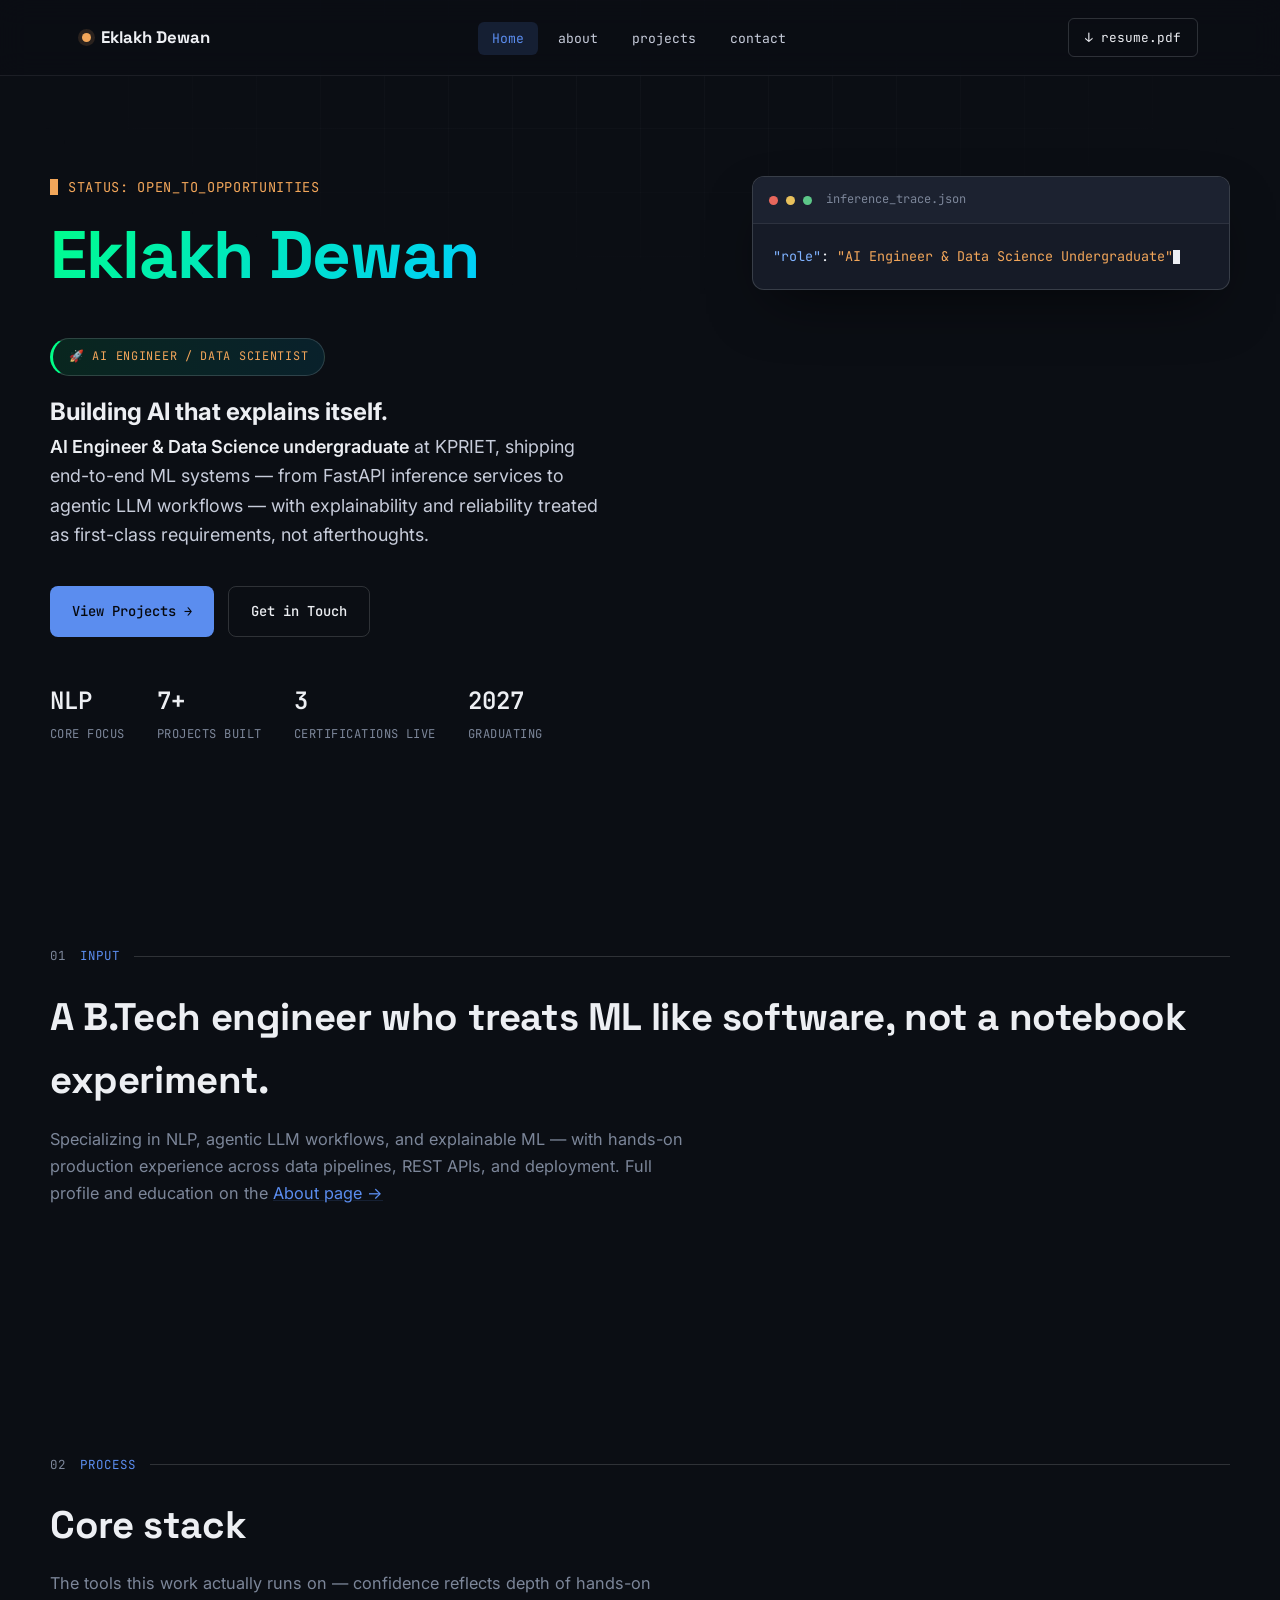
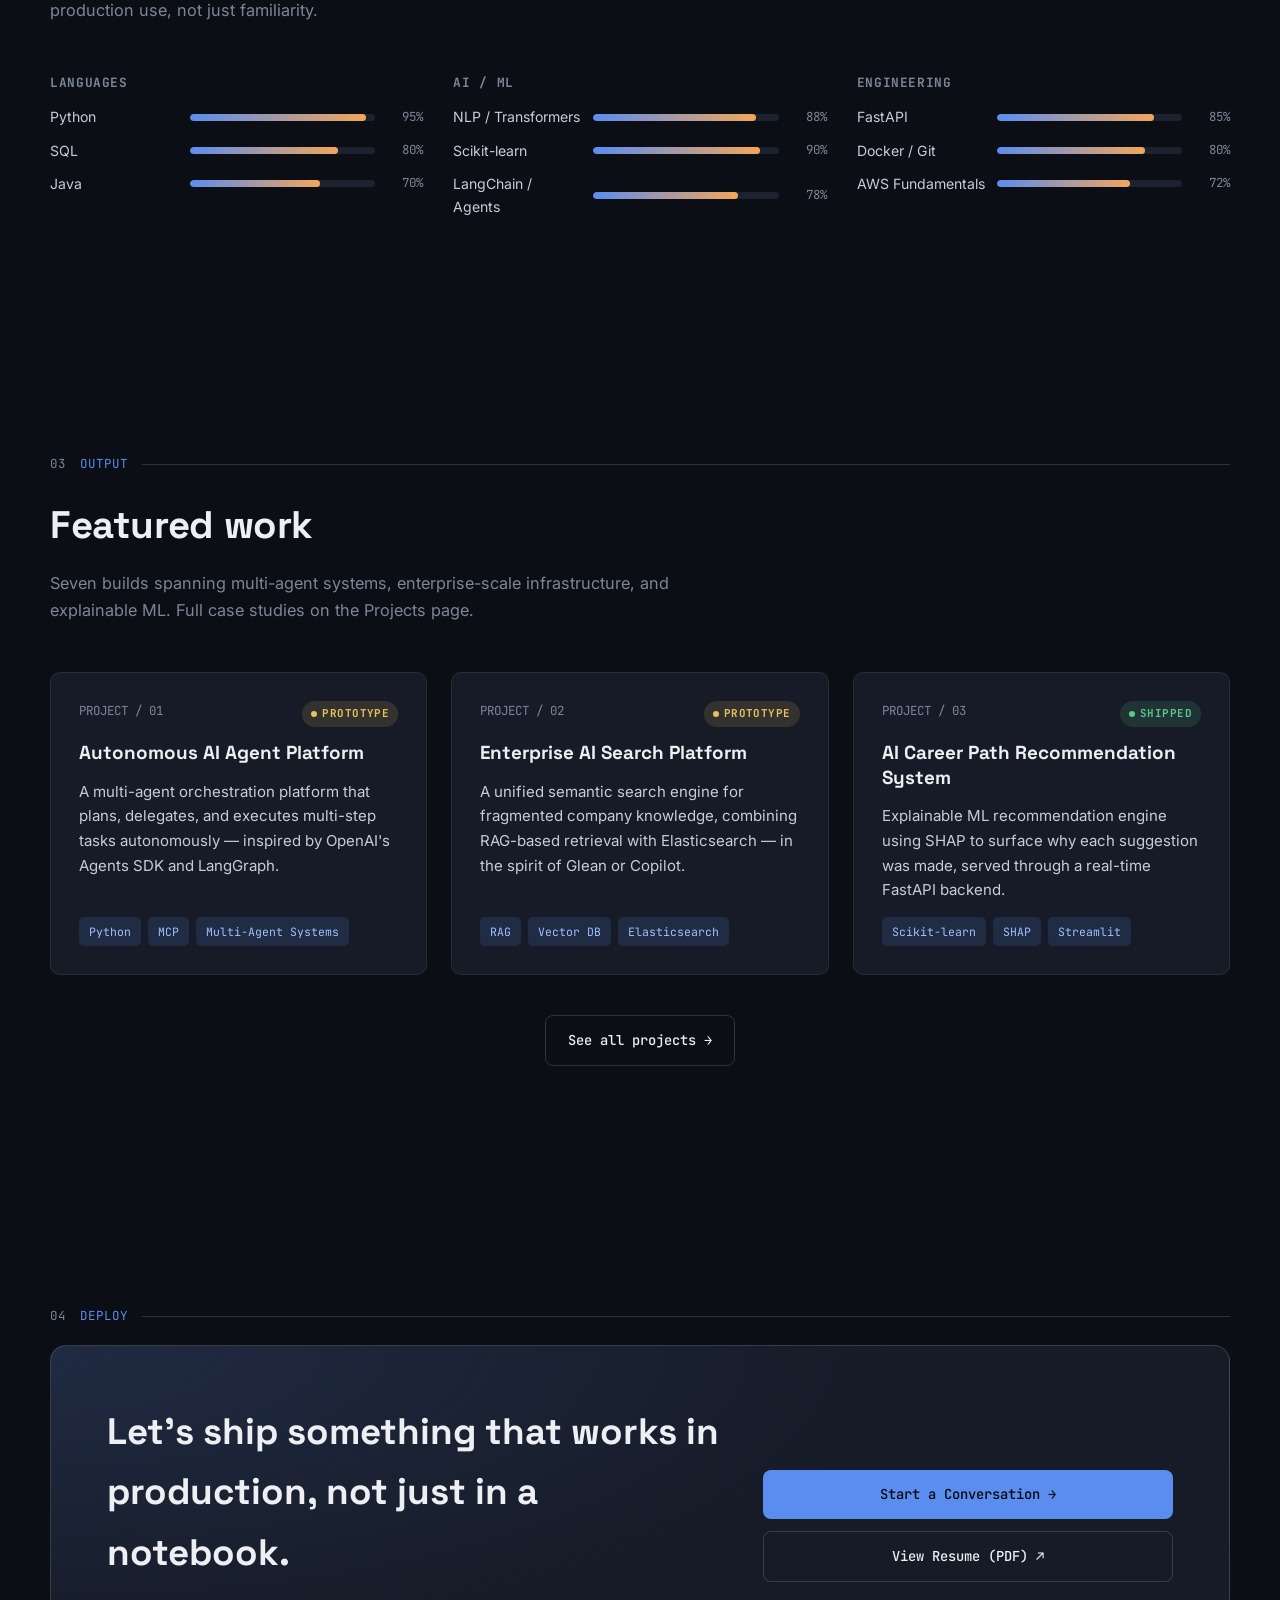
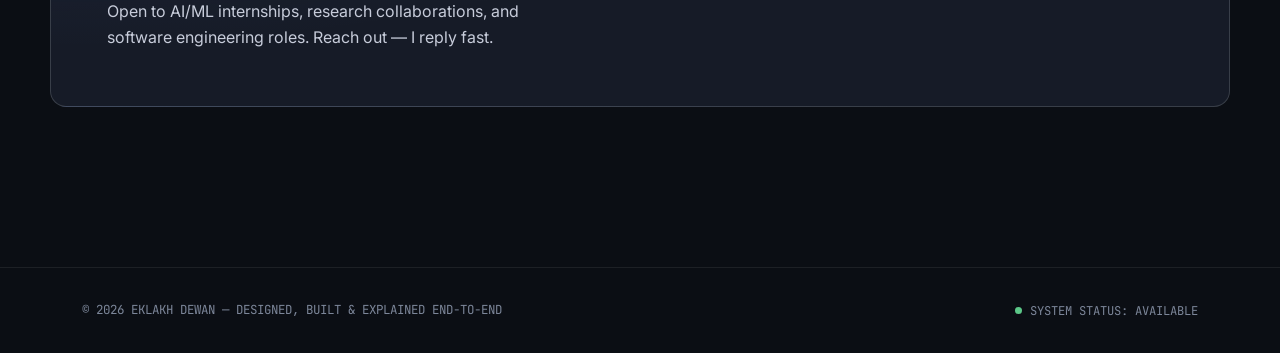
<file: index.html>
<!DOCTYPE html>
<html lang="en">
<head>
<meta charset="UTF-8"/>
<meta name="viewport" content="width=device-width, initial-scale=1.0"/>
<meta name="description" content="Eklakh Dewan — AI Engineer building agentic systems, NLP pipelines, and explainable ML. B.Tech AI & Data Science, KPRIET."/>
<title>Eklakh Dewan — AI Engineer</title>
<link rel="stylesheet" href="style.css"/>
<link rel="preconnect" href="https://fonts.googleapis.com">
<link rel="preconnect" href="https://fonts.gstatic.com" crossorigin>
<link href="https://fonts.googleapis.com/css2?family=Space+Grotesk:wght@500;600;700&family=JetBrains+Mono:wght@400;500;600;700&display=swap" rel="stylesheet">
</head>
<body>

<nav class="nav">
  <div class="nav-inner">
    <a href="index.html" class="brand"><span class="brand-dot"></span>Eklakh Dewan</a>
    <ul class="nav-links" id="navLinks">
      <li><a href="index.html" class="active">Home</a></li>
      <li><a href="about.html">about</a></li>
      <li><a href="projects.html">projects</a></li>
      <li><a href="contact.html">contact</a></li>
    </ul>
    <button class="nav-toggle" id="navToggle" aria-label="Toggle navigation"><span></span><span></span><span></span></button>
    <a href="https://drive.google.com/file/d/1AnkPW0jqdqRUwSJReCvHOcT-m_KYwCdm/view?usp=sharing" class="nav-cta" target="_blank" rel="noopener">↓ resume.pdf</a>
  </div>
</nav>

<main>

  <!-- ============ HERO ============ -->
  <section class="hero wrap">
    <div class="hero-grid">
      <div class="reveal">
        <div class="kicker"><span class="blink"></span>STATUS: OPEN_TO_OPPORTUNITIES</div>
        <div class="hero-name">
          <h1 class="hn-name"><span class="accent" style="background: linear-gradient(135deg, #00ff88, #00ccff); -webkit-background-clip: text; -webkit-text-fill-color: transparent; background-clip: text; text-shadow: none; font-weight: 700;">Eklakh Dewan</span></h1>
          <span class="hn-tag" style="background: linear-gradient(90deg, rgba(0, 255, 136, 0.1), rgba(0, 204, 255, 0.1)); padding: 8px 16px; border-radius: 24px; border-left: 3px solid #00ff88; display: inline-block; margin-top: 12px;">🚀 AI Engineer / Data Scientist</span>
        </div>
        <h2 class="hero-headline">Building AI that <span class="accent">explains itself.</span></h2>
        <p class="hero-lead">
          <strong>AI Engineer & Data Science undergraduate</strong> at KPRIET, shipping end-to-end ML systems —
          from FastAPI inference services to agentic LLM workflows — with explainability and reliability
          treated as first-class requirements, not afterthoughts.
        </p>
        <div class="hero-actions">
          <a href="projects.html" class="btn btn-solid">View Projects →</a>
          <a href="contact.html" class="btn btn-outline">Get in Touch</a>
        </div>
        <div class="hero-stats">
          <div class="hstat"><span class="v">NLP</span><span class="l">Core Focus</span></div>
          <div class="hstat"><span class="v">7+</span><span class="l">Projects Built</span></div>
          <div class="hstat"><span class="v">3</span><span class="l">Certifications Live</span></div>
          <div class="hstat"><span class="v">2027</span><span class="l">Graduating</span></div>
        </div>
      </div>

      <div class="reveal">
        <div class="trace-card">
          <div class="trace-head">
            <span class="trace-dot r"></span><span class="trace-dot y"></span><span class="trace-dot g"></span>
            <span class="trace-name">inference_trace.json</span>
          </div>
          <div class="trace-body" id="traceBody"><!-- typed by JS --></div>
        </div>
      </div>
    </div>
  </section>

  <!-- ============ 01 INPUT — quick summary ============ -->
  <section class="stage wrap" id="input">
    <div class="stage-label"><span class="num">01</span> INPUT</div>
    <h2 class="stage-title">A B.Tech engineer who treats ML like software, not a notebook experiment.</h2>
    <p class="stage-sub">
      Specializing in NLP, agentic LLM workflows, and explainable ML — with hands-on production experience
      across data pipelines, REST APIs, and deployment. Full profile and education on the
      <a href="about.html" style="color:var(--signal); text-decoration:underline; text-decoration-color:var(--signal-dim)">About page →</a>
    </p>
  </section>

  <!-- ============ 02 PROCESS — featured stack ============ -->
  <section class="stage stage--tight wrap" id="process">
    <div class="stage-label"><span class="num">02</span> PROCESS</div>
    <h2 class="stage-title">Core stack</h2>
    <p class="stage-sub">The tools this work actually runs on — confidence reflects depth of hands-on production use, not just familiarity.</p>

    <div class="about-grid" style="grid-template-columns:1fr 1fr 1fr; gap:30px">
      <div class="skill-block">
        <h4>Languages</h4>
        <div class="bar-row"><span class="bar-label">Python</span><div class="bar-track"><div class="bar-fill" data-pct="95"></div></div><span class="bar-pct">95%</span></div>
        <div class="bar-row"><span class="bar-label">SQL</span><div class="bar-track"><div class="bar-fill" data-pct="80"></div></div><span class="bar-pct">80%</span></div>
        <div class="bar-row"><span class="bar-label">Java</span><div class="bar-track"><div class="bar-fill" data-pct="70"></div></div><span class="bar-pct">70%</span></div>
      </div>
      <div class="skill-block">
        <h4>AI / ML</h4>
        <div class="bar-row"><span class="bar-label">NLP / Transformers</span><div class="bar-track"><div class="bar-fill" data-pct="88"></div></div><span class="bar-pct">88%</span></div>
        <div class="bar-row"><span class="bar-label">Scikit-learn</span><div class="bar-track"><div class="bar-fill" data-pct="90"></div></div><span class="bar-pct">90%</span></div>
        <div class="bar-row"><span class="bar-label">LangChain / Agents</span><div class="bar-track"><div class="bar-fill" data-pct="78"></div></div><span class="bar-pct">78%</span></div>
      </div>
      <div class="skill-block">
        <h4>Engineering</h4>
        <div class="bar-row"><span class="bar-label">FastAPI</span><div class="bar-track"><div class="bar-fill" data-pct="85"></div></div><span class="bar-pct">85%</span></div>
        <div class="bar-row"><span class="bar-label">Docker / Git</span><div class="bar-track"><div class="bar-fill" data-pct="80"></div></div><span class="bar-pct">80%</span></div>
        <div class="bar-row"><span class="bar-label">AWS Fundamentals</span><div class="bar-track"><div class="bar-fill" data-pct="72"></div></div><span class="bar-pct">72%</span></div>
      </div>
    </div>
  </section>

  <!-- ============ 03 OUTPUT — featured projects preview ============ -->
  <section class="stage wrap" id="output">
    <div class="stage-label"><span class="num">03</span> OUTPUT</div>
    <h2 class="stage-title">Featured work</h2>
    <p class="stage-sub">Seven builds spanning multi-agent systems, enterprise-scale infrastructure, and explainable ML. Full case studies on the Projects page.</p>

    <div class="proj-grid">
      <article class="proj-card">
        <div class="proj-top">
          <span class="proj-idx">PROJECT / 01</span>
          <span class="proj-status prototype">PROTOTYPE</span>
        </div>
        <h3>Autonomous AI Agent Platform</h3>
        <p>A multi-agent orchestration platform that plans, delegates, and executes multi-step tasks autonomously — inspired by OpenAI's Agents SDK and LangGraph.</p>
        <div class="proj-tags"><span>Python</span><span>MCP</span><span>Multi-Agent Systems</span></div>
      </article>

      <article class="proj-card">
        <div class="proj-top">
          <span class="proj-idx">PROJECT / 02</span>
          <span class="proj-status prototype">PROTOTYPE</span>
        </div>
        <h3>Enterprise AI Search Platform</h3>
        <p>A unified semantic search engine for fragmented company knowledge, combining RAG-based retrieval with Elasticsearch — in the spirit of Glean or Copilot.</p>
        <div class="proj-tags"><span>RAG</span><span>Vector DB</span><span>Elasticsearch</span></div>
      </article>

      <article class="proj-card">
        <div class="proj-top">
          <span class="proj-idx">PROJECT / 03</span>
          <span class="proj-status shipped">SHIPPED</span>
        </div>
        <h3>AI Career Path Recommendation System</h3>
        <p>Explainable ML recommendation engine using SHAP to surface why each suggestion was made, served through a real-time FastAPI backend.</p>
        <div class="proj-tags"><span>Scikit-learn</span><span>SHAP</span><span>Streamlit</span></div>
      </article>
    </div>

    <div style="text-align:center; margin-top:40px">
      <a href="projects.html" class="btn btn-outline">See all projects →</a>
    </div>
  </section>

  <!-- ============ 04 DEPLOY — CTA ============ -->
  <section class="stage wrap" id="deploy">
    <div class="stage-label"><span class="num">04</span> DEPLOY</div>
    <div class="deploy">
      <div>
        <h2>Let's ship something that works in production, not just in a notebook.</h2>
        <p>Open to AI/ML internships, research collaborations, and software engineering roles. Reach out — I reply fast.</p>
      </div>
      <div class="deploy-actions">
        <a href="contact.html" class="btn btn-solid" style="justify-content:center">Start a Conversation →</a>
        <a href="https://drive.google.com/file/d/1AnkPW0jqdqRUwSJReCvHOcT-m_KYwCdm/view?usp=sharing" class="btn btn-outline" style="justify-content:center" target="_blank" rel="noopener">View Resume (PDF) ↗</a>
      </div>
    </div>
  </section>

</main>

<footer>
  <div class="footer-inner">
    <p>© 2026 EKLAKH DEWAN — DESIGNED, BUILT & EXPLAINED END-TO-END</p>
    <div class="footer-status"><span class="dot"></span>SYSTEM STATUS: AVAILABLE</div>
  </div>
</footer>

<script src="script.js"></script>
</body>
</html>
</file>
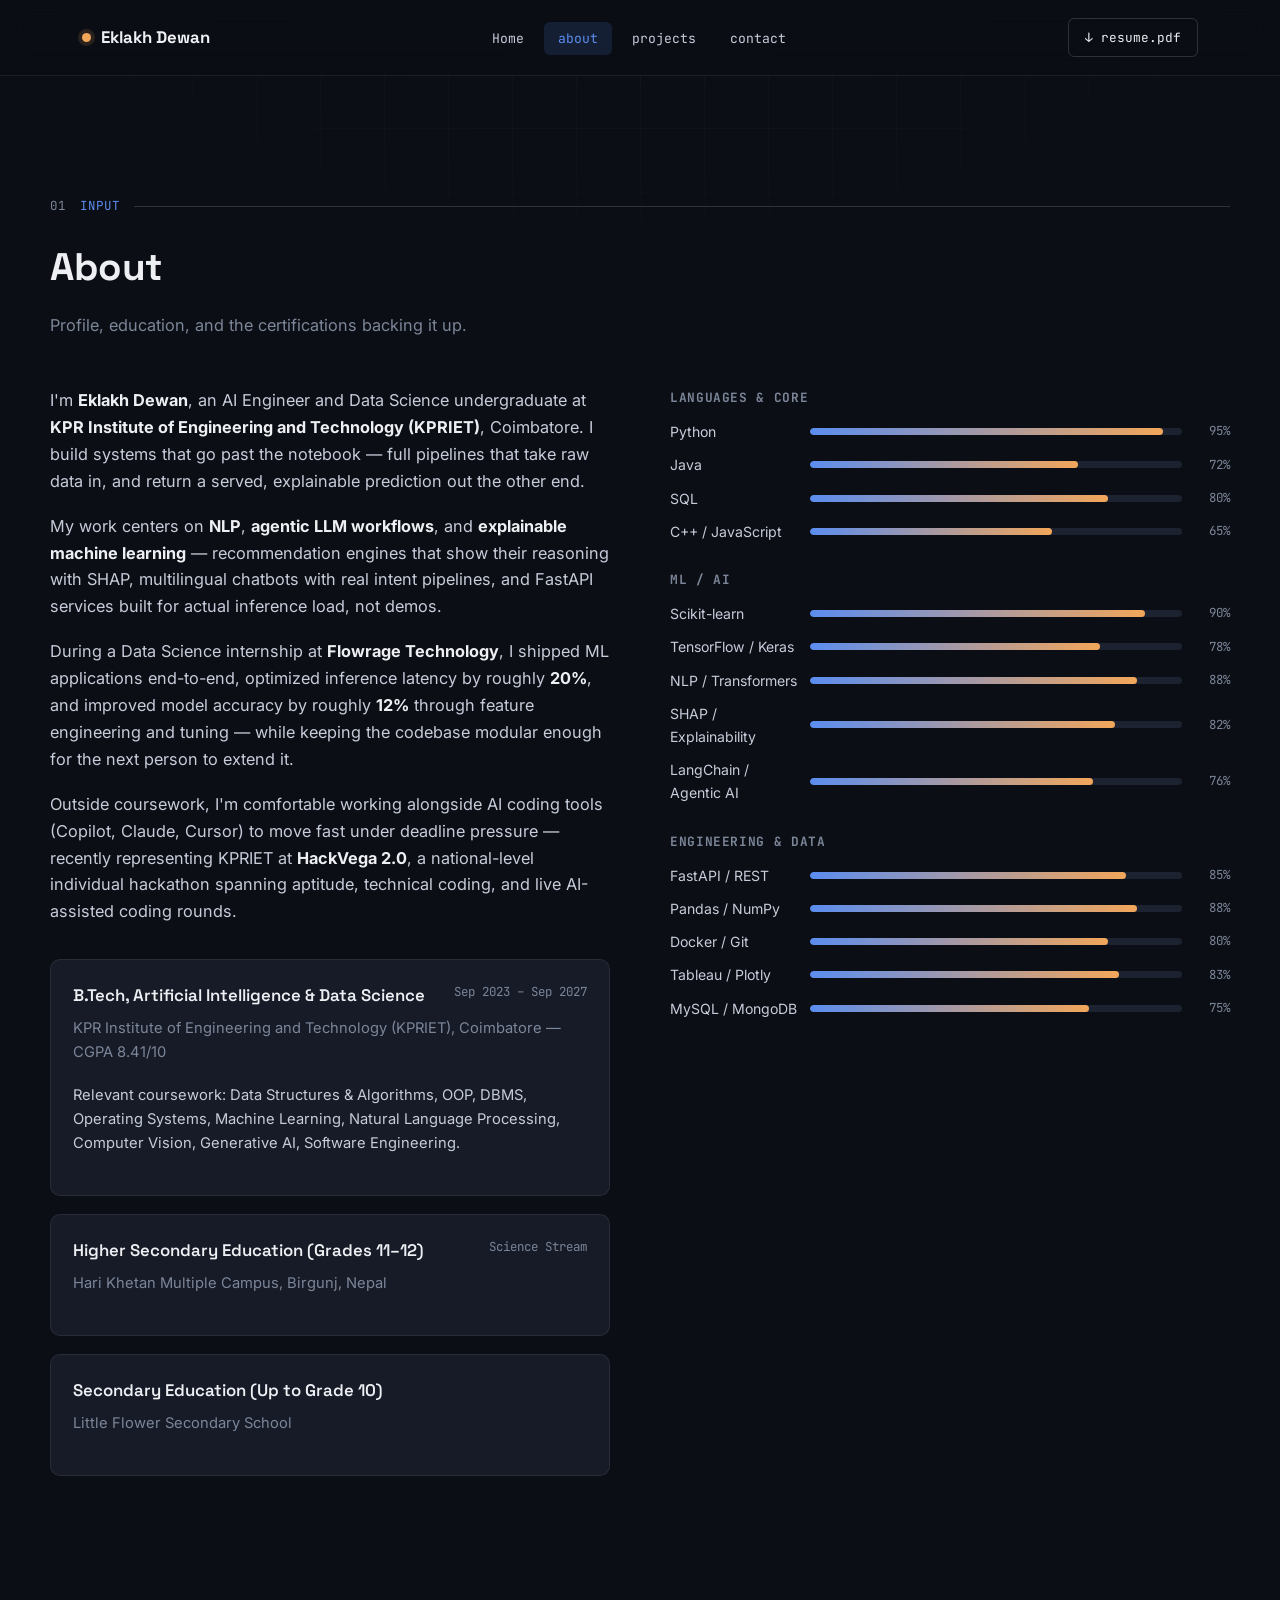
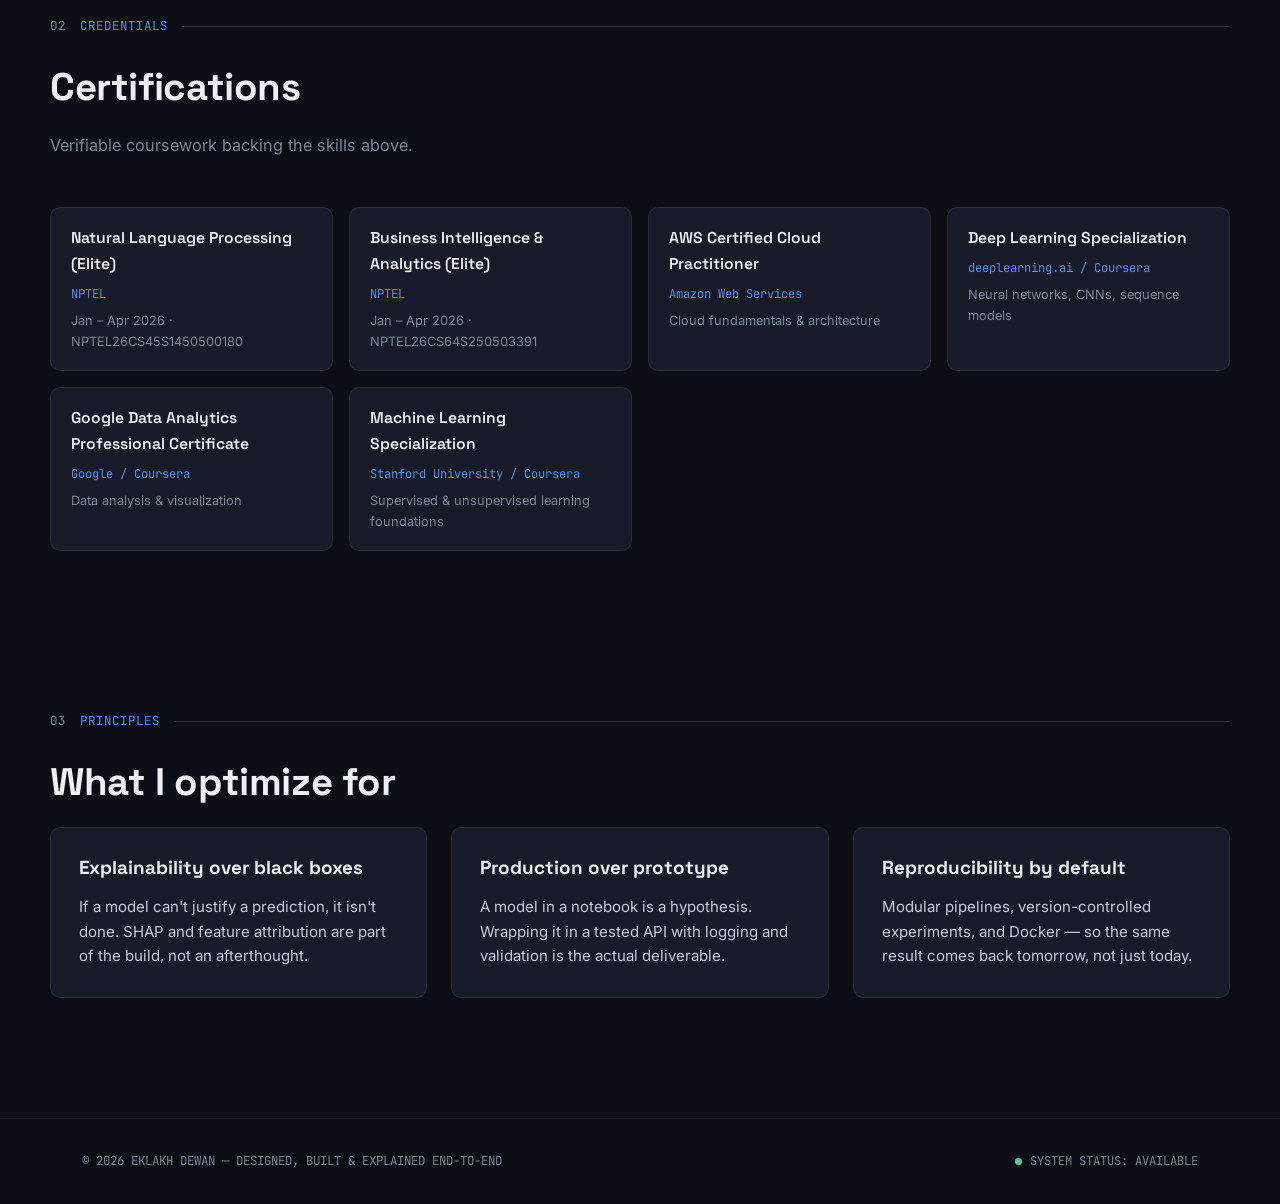
<file: about.html>
<!DOCTYPE html>
<html lang="en">
<head>
<meta charset="UTF-8"/>
<meta name="viewport" content="width=device-width, initial-scale=1.0"/>
<title>About — Eklakh Dewan</title>
<link rel="stylesheet" href="style.css"/>
<link rel="preconnect" href="https://fonts.googleapis.com">
<link rel="preconnect" href="https://fonts.gstatic.com" crossorigin>
<link href="https://fonts.googleapis.com/css2?family=Space+Grotesk:wght@500;600;700&family=JetBrains+Mono:wght@400;500;600;700&display=swap" rel="stylesheet">
</head>
<body>

<nav class="nav">
  <div class="nav-inner">
    <a href="index.html" class="brand"><span class="brand-dot"></span>Eklakh Dewan</a>
    <ul class="nav-links" id="navLinks">
      <li><a href="index.html">Home</a></li>
      <li><a href="about.html" class="active">about</a></li>
      <li><a href="projects.html">projects</a></li>
      <li><a href="contact.html">contact</a></li>
    </ul>
    <button class="nav-toggle" id="navToggle" aria-label="Toggle navigation"><span></span><span></span><span></span></button>
    <a href="https://drive.google.com/file/d/1AnkPW0jqdqRUwSJReCvHOcT-m_KYwCdm/view?usp=sharing" class="nav-cta" target="_blank" rel="noopener">↓ resume.pdf</a>
  </div>
</nav>

<main>

  <section class="stage wrap" style="padding-bottom:60px">
    <div class="stage-label"><span class="num">01</span> INPUT</div>
    <h2 class="stage-title">About</h2>
    <p class="stage-sub">Profile, education, and the certifications backing it up.</p>

    <div class="about-grid">
      <div class="about-copy reveal">
        <p>
          I'm <strong>Eklakh Dewan</strong>, an AI Engineer and Data Science undergraduate at
          <strong>KPR Institute of Engineering and Technology (KPRIET)</strong>, Coimbatore. I build
          systems that go past the notebook — full pipelines that take raw data in, and return
          a served, explainable prediction out the other end.
        </p>
        <p>
          My work centers on <strong>NLP</strong>, <strong>agentic LLM workflows</strong>, and
          <strong>explainable machine learning</strong> — recommendation engines that show their
          reasoning with SHAP, multilingual chatbots with real intent pipelines, and FastAPI services
          built for actual inference load, not demos.
        </p>
        <p>
          During a Data Science internship at <strong>Flowrage Technology</strong>, I shipped ML
          applications end-to-end, optimized inference latency by roughly <strong>20%</strong>, and
          improved model accuracy by roughly <strong>12%</strong> through feature engineering and tuning —
          while keeping the codebase modular enough for the next person to extend it.
        </p>
        <p>
          Outside coursework, I'm comfortable working alongside AI coding tools (Copilot, Claude, Cursor)
          to move fast under deadline pressure — recently representing KPRIET at
          <strong>HackVega 2.0</strong>, a national-level individual hackathon spanning aptitude,
          technical coding, and live AI-assisted coding rounds.
        </p>

        <div class="edu-card">
          <div class="edu-top">
            <h4>B.Tech, Artificial Intelligence & Data Science</h4>
            <span class="edu-meta">Sep 2023 – Sep 2027</span>
          </div>
          <p>KPR Institute of Engineering and Technology (KPRIET), Coimbatore — CGPA 8.41/10</p>
          <p style="margin-top:8px; color:var(--paper-dim)">
            Relevant coursework: Data Structures & Algorithms, OOP, DBMS, Operating Systems, Machine Learning,
            Natural Language Processing, Computer Vision, Generative AI, Software Engineering.
          </p>
        </div>

        <div class="edu-card" style="margin-top:18px">
          <div class="edu-top">
            <h4>Higher Secondary Education (Grades 11–12)</h4>
            <span class="edu-meta">Science Stream</span>
          </div>
          <p>Hari Khetan Multiple Campus, Birgunj, Nepal</p>
        </div>

        <div class="edu-card" style="margin-top:18px">
          <div class="edu-top">
            <h4>Secondary Education (Up to Grade 10)</h4>
          </div>
          <p>Little Flower Secondary School</p>
        </div>
      </div>

      <div class="reveal">
        <div class="skill-block">
          <h4>Languages & Core</h4>
          <div class="bar-row"><span class="bar-label">Python</span><div class="bar-track"><div class="bar-fill" data-pct="95"></div></div><span class="bar-pct">95%</span></div>
          <div class="bar-row"><span class="bar-label">Java</span><div class="bar-track"><div class="bar-fill" data-pct="72"></div></div><span class="bar-pct">72%</span></div>
          <div class="bar-row"><span class="bar-label">SQL</span><div class="bar-track"><div class="bar-fill" data-pct="80"></div></div><span class="bar-pct">80%</span></div>
          <div class="bar-row"><span class="bar-label">C++ / JavaScript</span><div class="bar-track"><div class="bar-fill" data-pct="65"></div></div><span class="bar-pct">65%</span></div>
        </div>

        <div class="skill-block">
          <h4>ML / AI</h4>
          <div class="bar-row"><span class="bar-label">Scikit-learn</span><div class="bar-track"><div class="bar-fill" data-pct="90"></div></div><span class="bar-pct">90%</span></div>
          <div class="bar-row"><span class="bar-label">TensorFlow / Keras</span><div class="bar-track"><div class="bar-fill" data-pct="78"></div></div><span class="bar-pct">78%</span></div>
          <div class="bar-row"><span class="bar-label">NLP / Transformers</span><div class="bar-track"><div class="bar-fill" data-pct="88"></div></div><span class="bar-pct">88%</span></div>
          <div class="bar-row"><span class="bar-label">SHAP / Explainability</span><div class="bar-track"><div class="bar-fill" data-pct="82"></div></div><span class="bar-pct">82%</span></div>
          <div class="bar-row"><span class="bar-label">LangChain / Agentic AI</span><div class="bar-track"><div class="bar-fill" data-pct="76"></div></div><span class="bar-pct">76%</span></div>
        </div>

        <div class="skill-block">
          <h4>Engineering & Data</h4>
          <div class="bar-row"><span class="bar-label">FastAPI / REST</span><div class="bar-track"><div class="bar-fill" data-pct="85"></div></div><span class="bar-pct">85%</span></div>
          <div class="bar-row"><span class="bar-label">Pandas / NumPy</span><div class="bar-track"><div class="bar-fill" data-pct="88"></div></div><span class="bar-pct">88%</span></div>
          <div class="bar-row"><span class="bar-label">Docker / Git</span><div class="bar-track"><div class="bar-fill" data-pct="80"></div></div><span class="bar-pct">80%</span></div>
          <div class="bar-row"><span class="bar-label">Tableau / Plotly</span><div class="bar-track"><div class="bar-fill" data-pct="83"></div></div><span class="bar-pct">83%</span></div>
          <div class="bar-row"><span class="bar-label">MySQL / MongoDB</span><div class="bar-track"><div class="bar-fill" data-pct="75"></div></div><span class="bar-pct">75%</span></div>
        </div>
      </div>
    </div>
  </section>

  <!-- CERTIFICATIONS -->
  <section class="stage stage--tight wrap">
    <div class="stage-label"><span class="num">02</span> CREDENTIALS</div>
    <h2 class="stage-title">Certifications</h2>
    <p class="stage-sub">Verifiable coursework backing the skills above.</p>

    <div class="cert-grid">
      <div class="cert-card reveal">
        <h4>Natural Language Processing (Elite)</h4>
        <span class="cert-org">NPTEL</span>
        <span class="cert-meta">Jan – Apr 2026 · NPTEL26CS45S1450500180</span>
      </div>
      <div class="cert-card reveal">
        <h4>Business Intelligence & Analytics (Elite)</h4>
        <span class="cert-org">NPTEL</span>
        <span class="cert-meta">Jan – Apr 2026 · NPTEL26CS64S250503391</span>
      </div>
      <div class="cert-card reveal">
        <h4>AWS Certified Cloud Practitioner</h4>
        <span class="cert-org">Amazon Web Services</span>
        <span class="cert-meta">Cloud fundamentals & architecture</span>
      </div>
      <div class="cert-card reveal">
        <h4>Deep Learning Specialization</h4>
        <span class="cert-org">deeplearning.ai / Coursera</span>
        <span class="cert-meta">Neural networks, CNNs, sequence models</span>
      </div>
      <div class="cert-card reveal">
        <h4>Google Data Analytics Professional Certificate</h4>
        <span class="cert-org">Google / Coursera</span>
        <span class="cert-meta">Data analysis & visualization</span>
      </div>
      <div class="cert-card reveal">
        <h4>Machine Learning Specialization</h4>
        <span class="cert-org">Stanford University / Coursera</span>
        <span class="cert-meta">Supervised & unsupervised learning foundations</span>
      </div>
    </div>
  </section>

  <!-- VALUES -->
  <section class="stage stage--tight wrap">
    <div class="stage-label"><span class="num">03</span> PRINCIPLES</div>
    <h2 class="stage-title">What I optimize for</h2>
    <div class="proj-grid">
      <div class="proj-card reveal">
        <h3>Explainability over black boxes</h3>
        <p>If a model can't justify a prediction, it isn't done. SHAP and feature attribution are part of the build, not an afterthought.</p>
      </div>
      <div class="proj-card reveal">
        <h3>Production over prototype</h3>
        <p>A model in a notebook is a hypothesis. Wrapping it in a tested API with logging and validation is the actual deliverable.</p>
      </div>
      <div class="proj-card reveal">
        <h3>Reproducibility by default</h3>
        <p>Modular pipelines, version-controlled experiments, and Docker — so the same result comes back tomorrow, not just today.</p>
      </div>
    </div>
  </section>

</main>

<footer>
  <div class="footer-inner">
    <p>© 2026 EKLAKH DEWAN — DESIGNED, BUILT & EXPLAINED END-TO-END</p>
    <div class="footer-status"><span class="dot"></span>SYSTEM STATUS: AVAILABLE</div>
  </div>
</footer>

<script src="script.js"></script>
</body>
</html>
</file>
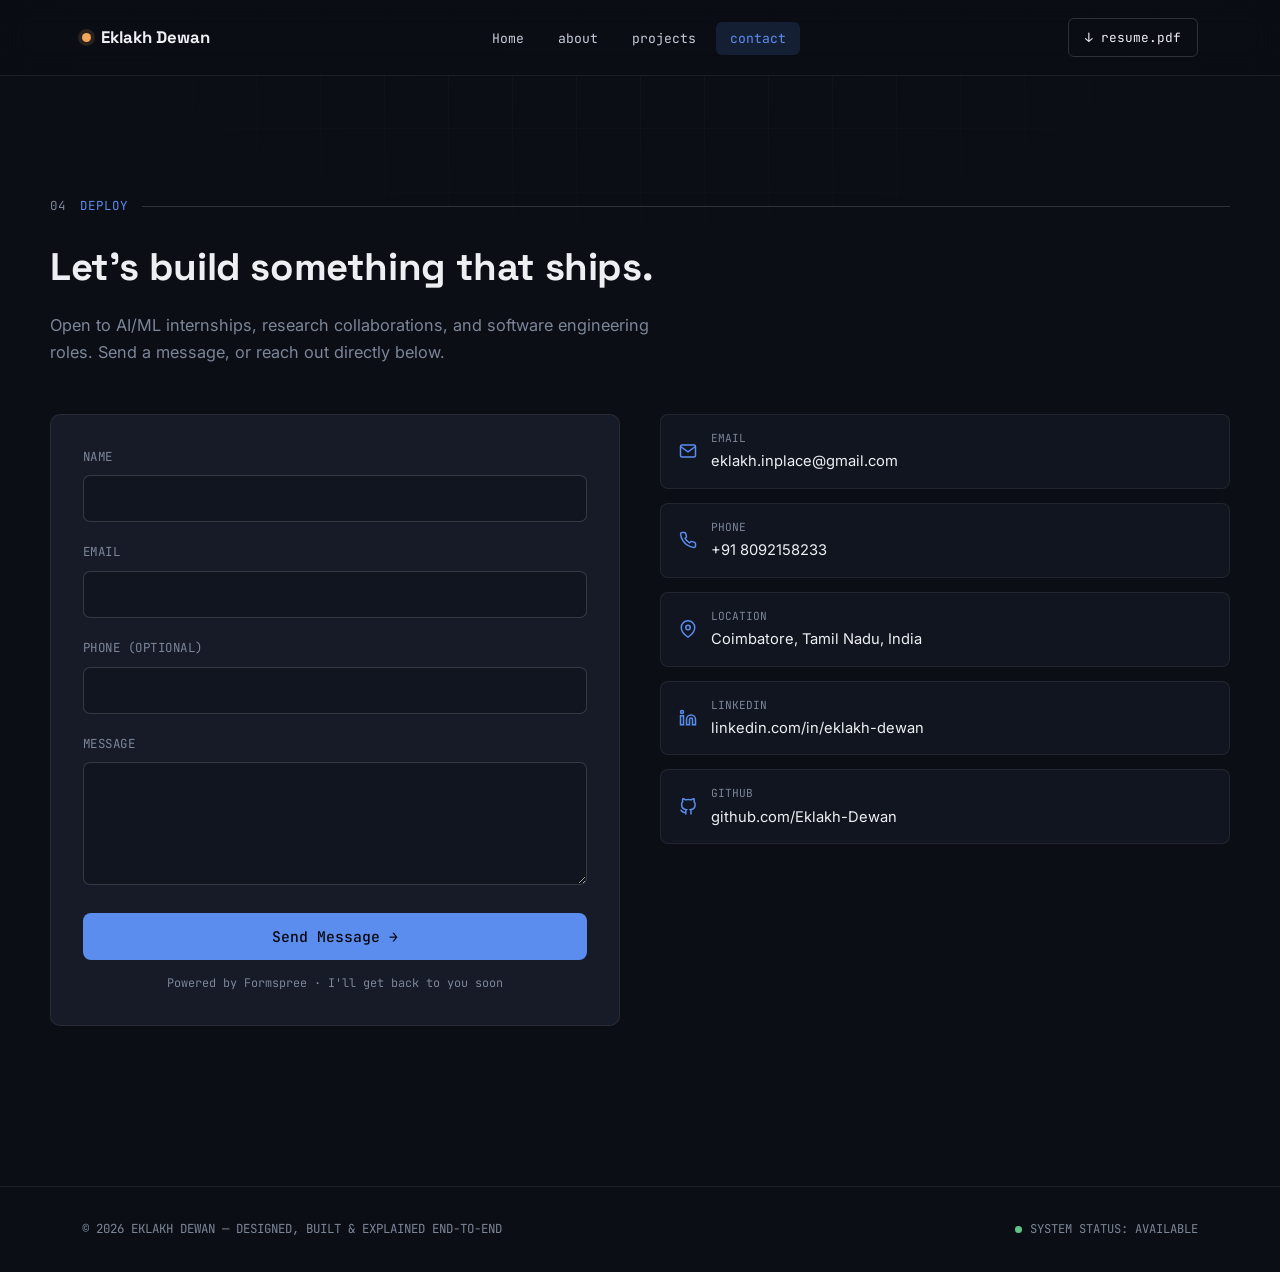
<file: contact.html>
<!DOCTYPE html>
<html lang="en">
<head>
<meta charset="UTF-8"/>
<meta name="viewport" content="width=device-width, initial-scale=1.0"/>
<title>Contact — Eklakh Dewan</title>
<link rel="stylesheet" href="style.css"/>
<link rel="preconnect" href="https://fonts.googleapis.com">
<link rel="preconnect" href="https://fonts.gstatic.com" crossorigin>
<link href="https://fonts.googleapis.com/css2?family=Space+Grotesk:wght@500;600;700&family=JetBrains+Mono:wght@400;500;600;700&display=swap" rel="stylesheet">
<style>
  .contact-grid{display:grid; grid-template-columns:1fr 1fr; gap:40px; align-items:start}
  .form-card{
    background:var(--card); border:1px solid var(--line); border-radius:var(--radius); padding:32px;
  }
  .form-row{margin-bottom:20px}
  .form-row label{
    font-family:var(--mono); font-size:0.78rem; color:var(--muted); text-transform:uppercase;
    letter-spacing:0.04em; display:block; margin-bottom:8px;
  }
  .form-row input, .form-row textarea{
    width:100%; background:var(--surface); border:1px solid var(--line-strong); border-radius:7px;
    padding:13px 14px; color:var(--paper); font-family:var(--body); font-size:0.95rem;
    transition:border-color .2s;
  }
  .form-row input:focus, .form-row textarea:focus{border-color:var(--signal); outline:none}
  .form-submit{
    width:100%; justify-content:center; font-size:0.92rem; padding:14px;
  }
  .form-note{font-family:var(--mono); font-size:0.74rem; color:var(--muted); margin-top:14px; text-align:center}
  @media (max-width:980px){.contact-grid{grid-template-columns:1fr}}
</style>
</head>
<body>

<nav class="nav">
  <div class="nav-inner">
    <a href="index.html" class="brand"><span class="brand-dot"></span>Eklakh Dewan</a>
    <ul class="nav-links" id="navLinks">
      <li><a href="index.html">Home</a></li>
      <li><a href="about.html">about</a></li>
      <li><a href="projects.html">projects</a></li>
      <li><a href="contact.html" class="active">contact</a></li>
    </ul>
    <button class="nav-toggle" id="navToggle" aria-label="Toggle navigation"><span></span><span></span><span></span></button>
    <a href="https://drive.google.com/file/d/1AnkPW0jqdqRUwSJReCvHOcT-m_KYwCdm/view?usp=sharing" class="nav-cta" target="_blank" rel="noopener">↓ resume.pdf</a>
  </div>
</nav>

<main>
  <section class="stage wrap">
    <div class="stage-label"><span class="num">04</span> DEPLOY</div>
    <h2 class="stage-title">Let's build something that ships.</h2>
    <p class="stage-sub">Open to AI/ML internships, research collaborations, and software engineering roles. Send a message, or reach out directly below.</p>

    <div class="contact-grid">
      <form action="https://formspree.io/f/mrbldebq" method="POST" class="form-card reveal">
        <div class="form-row">
          <label for="name">Name</label>
          <input type="text" id="name" name="name" required>
        </div>
        <div class="form-row">
          <label for="email">Email</label>
          <input type="email" id="email" name="email" required>
        </div>
        <div class="form-row">
          <label for="number">Phone (optional)</label>
          <input type="tel" id="number" name="number">
        </div>
        <div class="form-row">
          <label for="message">Message</label>
          <textarea id="message" name="message" rows="5" required></textarea>
        </div>
        <button type="submit" class="btn btn-solid form-submit">Send Message →</button>
        <p class="form-note">Powered by Formspree · I'll get back to you soon</p>
      </form>

      <div class="reveal">
        <div class="deploy-row">
          <svg viewBox="0 0 24 24" fill="none" stroke="currentColor" stroke-width="2"><path d="M4 4h16v16H4z" opacity="0"/><path d="M22 6l-10 7L2 6"/><rect x="2" y="4" width="20" height="16" rx="2"/></svg>
          <div><span class="dr-label">Email</span><a class="dr-value" href="mailto:eklakh.inplace@gmail.com">eklakh.inplace@gmail.com</a></div>
        </div>
        <div style="height:14px"></div>
        <div class="deploy-row">
          <svg viewBox="0 0 24 24" fill="none" stroke="currentColor" stroke-width="2"><path d="M22 16.92v3a2 2 0 0 1-2.18 2 19.79 19.79 0 0 1-8.63-3.07 19.5 19.5 0 0 1-6-6 19.79 19.79 0 0 1-3.07-8.67A2 2 0 0 1 4.11 2h3a2 2 0 0 1 2 1.72c.127.96.361 1.903.7 2.81a2 2 0 0 1-.45 2.11L8.09 9.91a16 16 0 0 0 6 6l1.27-1.27a2 2 0 0 1 2.11-.45c.907.339 1.85.573 2.81.7A2 2 0 0 1 22 16.92z"/></svg>
          <div><span class="dr-label">Phone</span><a class="dr-value" href="tel:+918092158233">+91 8092158233</a></div>
        </div>
        <div style="height:14px"></div>
        <div class="deploy-row">
          <svg viewBox="0 0 24 24" fill="none" stroke="currentColor" stroke-width="2"><path d="M21 10c0 7-9 13-9 13s-9-6-9-13a9 9 0 1 1 18 0z"/><circle cx="12" cy="10" r="3"/></svg>
          <div><span class="dr-label">Location</span><span class="dr-value">Coimbatore, Tamil Nadu, India</span></div>
        </div>
        <div style="height:14px"></div>
        <a class="deploy-row" href="https://www.linkedin.com/in/eklakh-dewan" target="_blank" rel="noopener" style="text-decoration:none">
          <svg viewBox="0 0 24 24" fill="none" stroke="currentColor" stroke-width="2"><path d="M16 8a6 6 0 0 1 6 6v7h-4v-7a2 2 0 0 0-2-2 2 2 0 0 0-2 2v7h-4v-7a6 6 0 0 1 6-6z"/><rect x="2" y="9" width="4" height="12"/><circle cx="4" cy="4" r="2"/></svg>
          <div><span class="dr-label">LinkedIn</span><span class="dr-value">linkedin.com/in/eklakh-dewan</span></div>
        </a>
        <div style="height:14px"></div>
        <a class="deploy-row" href="https://github.com/Eklakh-Dewan" target="_blank" rel="noopener" style="text-decoration:none">
          <svg viewBox="0 0 24 24" fill="none" stroke="currentColor" stroke-width="2"><path d="M9 19c-5 1.5-5-2.5-7-3m14 6v-3.87a3.37 3.37 0 0 0-.94-2.61c3.14-.35 6.44-1.54 6.44-7A5.44 5.44 0 0 0 20 4.77 5.07 5.07 0 0 0 19.91 1S18.73.65 16 2.48a13.38 13.38 0 0 0-7 0C6.27.65 5.09 1 5.09 1A5.07 5.07 0 0 0 5 4.77a5.44 5.44 0 0 0-1.5 3.78c0 5.42 3.3 6.61 6.44 7A3.37 3.37 0 0 0 9 18.13V22"/></svg>
          <div><span class="dr-label">GitHub</span><span class="dr-value">github.com/Eklakh-Dewan</span></div>
        </a>
      </div>
    </div>
  </section>
</main>

<footer>
  <div class="footer-inner">
    <p>© 2026 EKLAKH DEWAN — DESIGNED, BUILT & EXPLAINED END-TO-END</p>
    <div class="footer-status"><span class="dot"></span>SYSTEM STATUS: AVAILABLE</div>
  </div>
</footer>

<script src="script.js"></script>
</body>
</html>
</file>
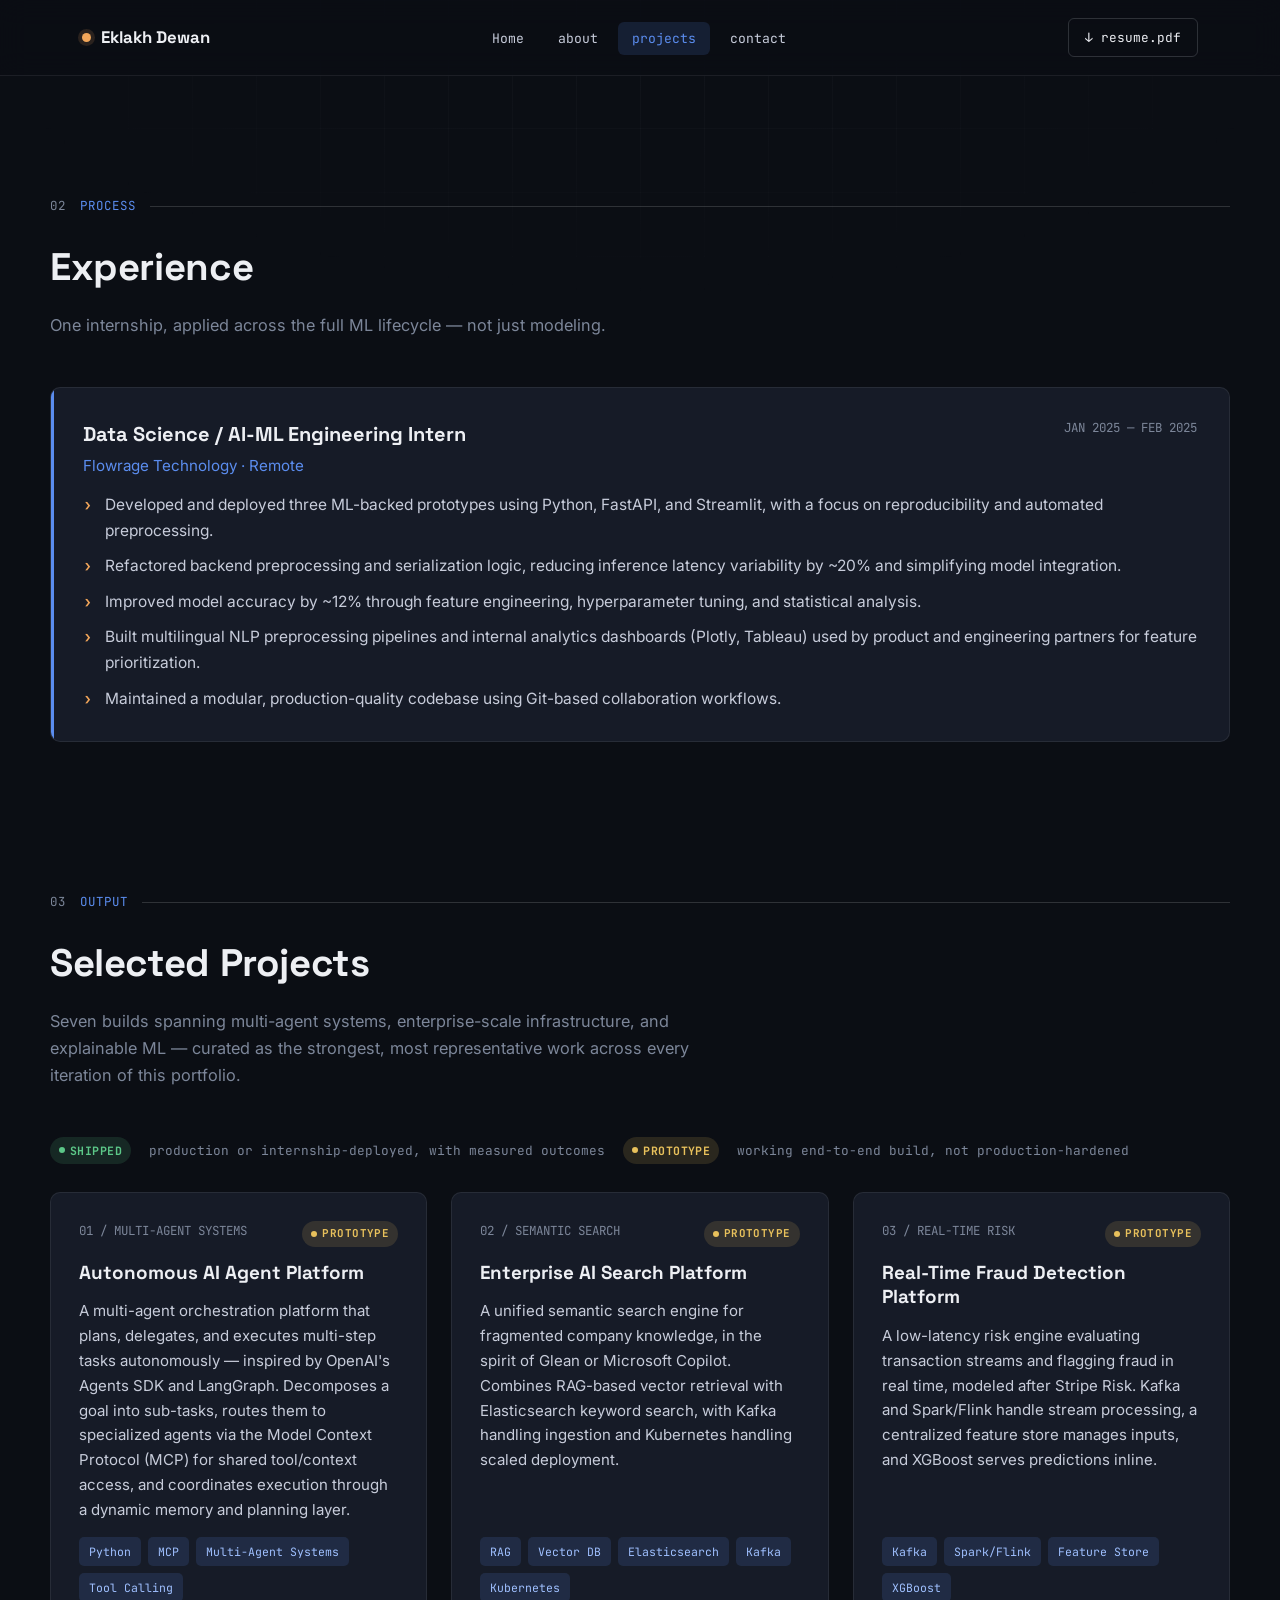
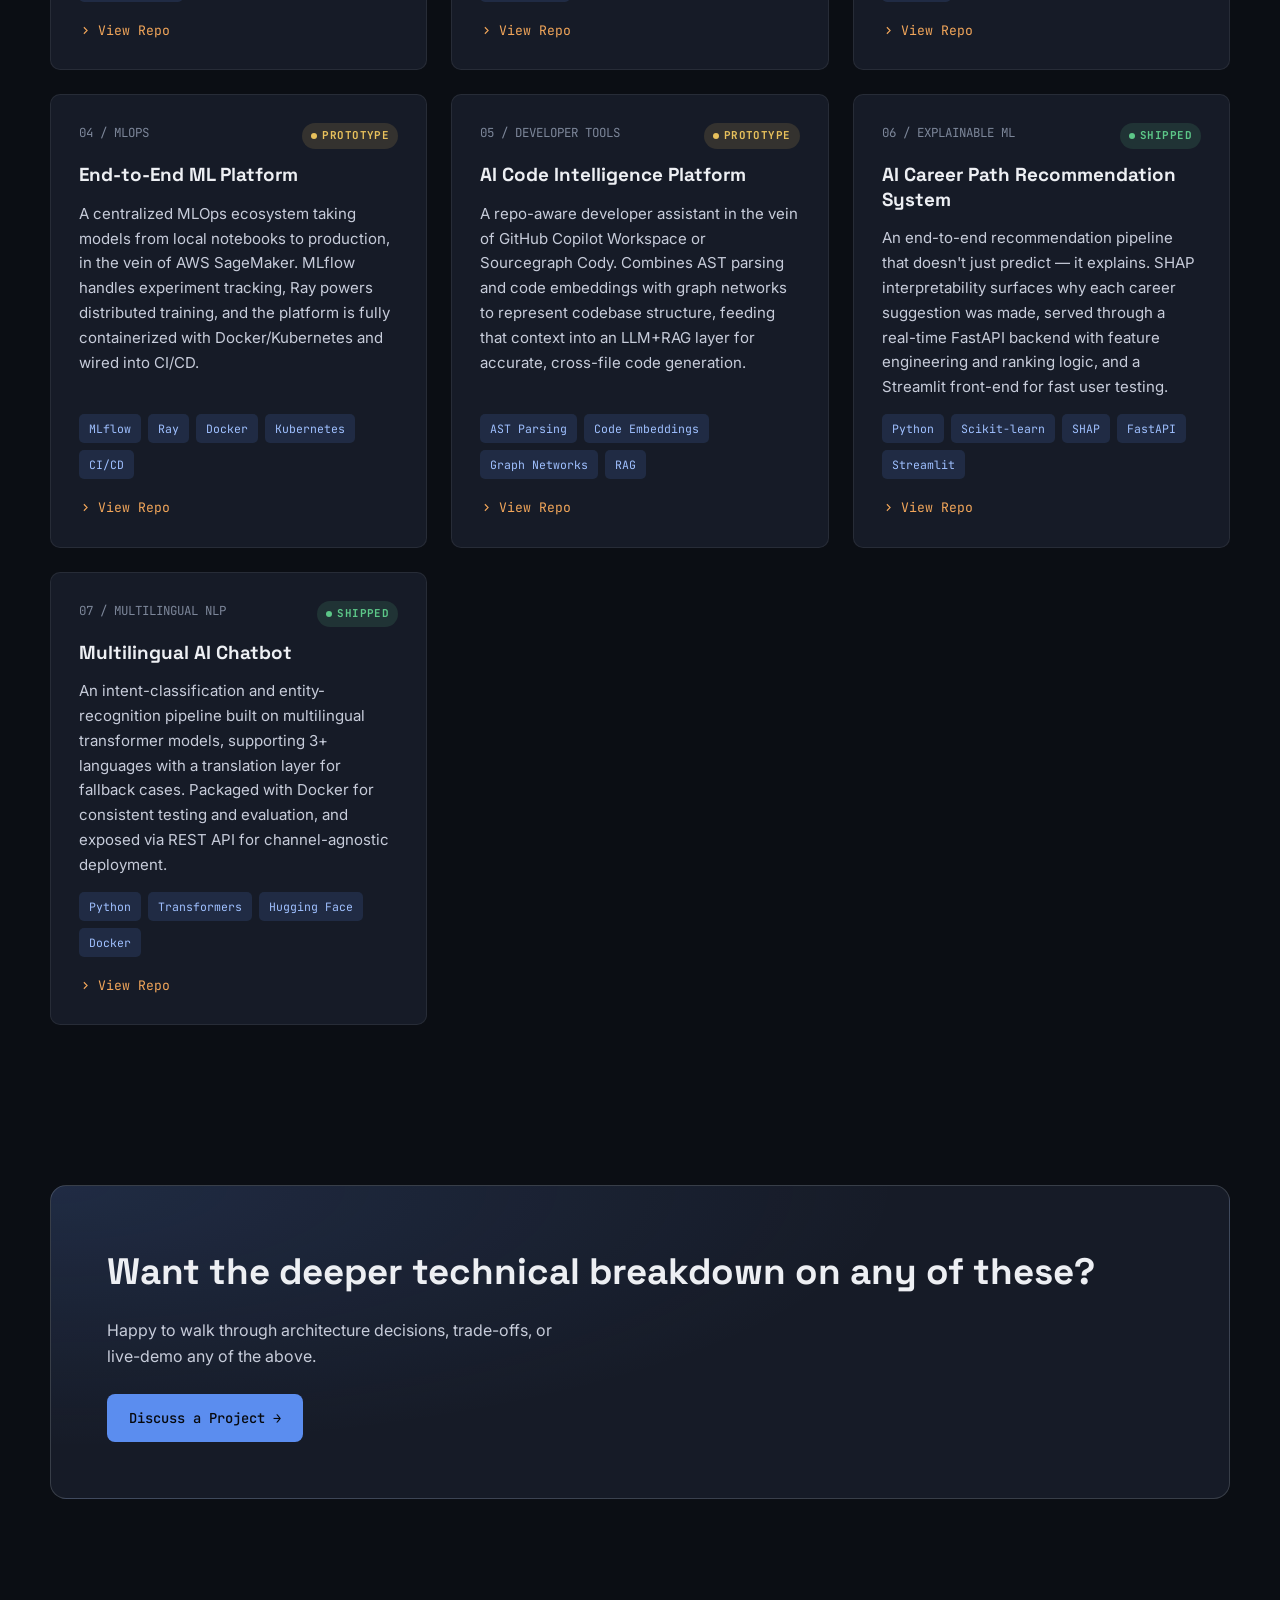
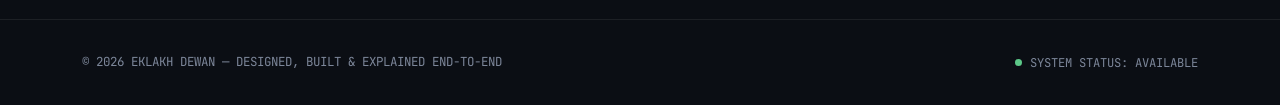
<file: projects.html>
<!DOCTYPE html>
<html lang="en">
<head>
<meta charset="UTF-8"/>
<meta name="viewport" content="width=device-width, initial-scale=1.0"/>
<title>Projects — Eklakh Dewan</title>
<link rel="stylesheet" href="style.css"/>
<link rel="preconnect" href="https://fonts.googleapis.com">
<link rel="preconnect" href="https://fonts.gstatic.com" crossorigin>
<link href="https://fonts.googleapis.com/css2?family=Space+Grotesk:wght@500;600;700&family=JetBrains+Mono:wght@400;500;600;700&display=swap" rel="stylesheet">
</head>
<body>

<nav class="nav">
  <div class="nav-inner">
    <a href="index.html" class="brand"><span class="brand-dot"></span>Eklakh Dewan</a>
    <ul class="nav-links" id="navLinks">
      <li><a href="index.html">Home</a></li>
      <li><a href="about.html">about</a></li>
      <li><a href="projects.html" class="active">projects</a></li>
      <li><a href="contact.html">contact</a></li>
    </ul>
    <button class="nav-toggle" id="navToggle" aria-label="Toggle navigation"><span></span><span></span><span></span></button>
    <a href="https://drive.google.com/file/d/1AnkPW0jqdqRUwSJReCvHOcT-m_KYwCdm/view?usp=sharing" class="nav-cta" target="_blank" rel="noopener">↓ resume.pdf</a>
  </div>
</nav>

<main>

  <!-- EXPERIENCE -->
  <section class="stage wrap" style="padding-bottom:70px">
    <div class="stage-label"><span class="num">02</span> PROCESS</div>
    <h2 class="stage-title">Experience</h2>
    <p class="stage-sub">One internship, applied across the full ML lifecycle — not just modeling.</p>

    <div class="exp-card reveal">
      <div class="exp-top">
        <div>
          <div class="exp-role">Data Science / AI-ML Engineering Intern</div>
          <div class="exp-org">Flowrage Technology · Remote</div>
        </div>
        <div class="exp-meta">JAN 2025 — FEB 2025</div>
      </div>
      <ul class="exp-list">
        <li>Developed and deployed three ML-backed prototypes using Python, FastAPI, and Streamlit, with a focus on reproducibility and automated preprocessing.</li>
        <li>Refactored backend preprocessing and serialization logic, reducing inference latency variability by ~20% and simplifying model integration.</li>
        <li>Improved model accuracy by ~12% through feature engineering, hyperparameter tuning, and statistical analysis.</li>
        <li>Built multilingual NLP preprocessing pipelines and internal analytics dashboards (Plotly, Tableau) used by product and engineering partners for feature prioritization.</li>
        <li>Maintained a modular, production-quality codebase using Git-based collaboration workflows.</li>
      </ul>
    </div>
  </section>

  <!-- PROJECTS -->
  <section class="stage stage--tight wrap">
    <div class="stage-label"><span class="num">03</span> OUTPUT</div>
    <h2 class="stage-title">Selected Projects</h2>
    <p class="stage-sub">Seven builds spanning multi-agent systems, enterprise-scale infrastructure, and explainable ML — curated as the strongest, most representative work across every iteration of this portfolio.</p>

    <div class="status-legend">
      <span class="proj-status shipped">SHIPPED</span> production or internship-deployed, with measured outcomes
      <span class="proj-status prototype">PROTOTYPE</span> working end-to-end build, not production-hardened
    </div>

    <div class="proj-grid">

      <article class="proj-card reveal">
        <div class="proj-top">
          <span class="proj-idx">01 / MULTI-AGENT SYSTEMS</span>
          <span class="proj-status prototype">PROTOTYPE</span>
        </div>
        <h3>Autonomous AI Agent Platform</h3>
        <p>A multi-agent orchestration platform that plans, delegates, and executes multi-step tasks autonomously — inspired by OpenAI's Agents SDK and LangGraph. Decomposes a goal into sub-tasks, routes them to specialized agents via the Model Context Protocol (MCP) for shared tool/context access, and coordinates execution through a dynamic memory and planning layer.</p>
        <div class="proj-tags"><span>Python</span><span>MCP</span><span>Multi-Agent Systems</span><span>Tool Calling</span></div>
        <a href="https://github.com/Eklakh-Dewan" class="proj-link" target="_blank" rel="noopener"><!-- replace with repo link --><svg viewBox="0 0 24 24" fill="none" stroke="currentColor" stroke-width="2"><path d="M9 18l6-6-6-6"/></svg>View Repo</a>
      </article>

      <article class="proj-card reveal">
        <div class="proj-top">
          <span class="proj-idx">02 / SEMANTIC SEARCH</span>
          <span class="proj-status prototype">PROTOTYPE</span>
        </div>
        <h3>Enterprise AI Search Platform</h3>
        <p>A unified semantic search engine for fragmented company knowledge, in the spirit of Glean or Microsoft Copilot. Combines RAG-based vector retrieval with Elasticsearch keyword search, with Kafka handling ingestion and Kubernetes handling scaled deployment.</p>
        <div class="proj-tags"><span>RAG</span><span>Vector DB</span><span>Elasticsearch</span><span>Kafka</span><span>Kubernetes</span></div>
        <a href="https://github.com/Eklakh-Dewan" class="proj-link" target="_blank" rel="noopener"><svg viewBox="0 0 24 24" fill="none" stroke="currentColor" stroke-width="2"><path d="M9 18l6-6-6-6"/></svg>View Repo</a>
      </article>

      <article class="proj-card reveal">
        <div class="proj-top">
          <span class="proj-idx">03 / REAL-TIME RISK</span>
          <span class="proj-status prototype">PROTOTYPE</span>
        </div>
        <h3>Real-Time Fraud Detection Platform</h3>
        <p>A low-latency risk engine evaluating transaction streams and flagging fraud in real time, modeled after Stripe Risk. Kafka and Spark/Flink handle stream processing, a centralized feature store manages inputs, and XGBoost serves predictions inline.</p>
        <div class="proj-tags"><span>Kafka</span><span>Spark/Flink</span><span>Feature Store</span><span>XGBoost</span></div>
        <a href="https://github.com/Eklakh-Dewan" class="proj-link" target="_blank" rel="noopener"><svg viewBox="0 0 24 24" fill="none" stroke="currentColor" stroke-width="2"><path d="M9 18l6-6-6-6"/></svg>View Repo</a>
      </article>

      <article class="proj-card reveal">
        <div class="proj-top">
          <span class="proj-idx">04 / MLOPS</span>
          <span class="proj-status prototype">PROTOTYPE</span>
        </div>
        <h3>End-to-End ML Platform</h3>
        <p>A centralized MLOps ecosystem taking models from local notebooks to production, in the vein of AWS SageMaker. MLflow handles experiment tracking, Ray powers distributed training, and the platform is fully containerized with Docker/Kubernetes and wired into CI/CD.</p>
        <div class="proj-tags"><span>MLflow</span><span>Ray</span><span>Docker</span><span>Kubernetes</span><span>CI/CD</span></div>
        <a href="https://github.com/Eklakh-Dewan" class="proj-link" target="_blank" rel="noopener"><svg viewBox="0 0 24 24" fill="none" stroke="currentColor" stroke-width="2"><path d="M9 18l6-6-6-6"/></svg>View Repo</a>
      </article>

      <article class="proj-card reveal">
        <div class="proj-top">
          <span class="proj-idx">05 / DEVELOPER TOOLS</span>
          <span class="proj-status prototype">PROTOTYPE</span>
        </div>
        <h3>AI Code Intelligence Platform</h3>
        <p>A repo-aware developer assistant in the vein of GitHub Copilot Workspace or Sourcegraph Cody. Combines AST parsing and code embeddings with graph networks to represent codebase structure, feeding that context into an LLM+RAG layer for accurate, cross-file code generation.</p>
        <div class="proj-tags"><span>AST Parsing</span><span>Code Embeddings</span><span>Graph Networks</span><span>RAG</span></div>
        <a href="https://github.com/Eklakh-Dewan" class="proj-link" target="_blank" rel="noopener"><svg viewBox="0 0 24 24" fill="none" stroke="currentColor" stroke-width="2"><path d="M9 18l6-6-6-6"/></svg>View Repo</a>
      </article>

      <article class="proj-card reveal">
        <div class="proj-top">
          <span class="proj-idx">06 / EXPLAINABLE ML</span>
          <span class="proj-status shipped">SHIPPED</span>
        </div>
        <h3>AI Career Path Recommendation System</h3>
        <p>An end-to-end recommendation pipeline that doesn't just predict — it explains. SHAP interpretability surfaces why each career suggestion was made, served through a real-time FastAPI backend with feature engineering and ranking logic, and a Streamlit front-end for fast user testing.</p>
        <div class="proj-tags"><span>Python</span><span>Scikit-learn</span><span>SHAP</span><span>FastAPI</span><span>Streamlit</span></div>
        <a href="https://github.com/Eklakh-Dewan" class="proj-link" target="_blank" rel="noopener"><svg viewBox="0 0 24 24" fill="none" stroke="currentColor" stroke-width="2"><path d="M9 18l6-6-6-6"/></svg>View Repo</a>
      </article>

      <article class="proj-card reveal">
        <div class="proj-top">
          <span class="proj-idx">07 / MULTILINGUAL NLP</span>
          <span class="proj-status shipped">SHIPPED</span>
        </div>
        <h3>Multilingual AI Chatbot</h3>
        <p>An intent-classification and entity-recognition pipeline built on multilingual transformer models, supporting 3+ languages with a translation layer for fallback cases. Packaged with Docker for consistent testing and evaluation, and exposed via REST API for channel-agnostic deployment.</p>
        <div class="proj-tags"><span>Python</span><span>Transformers</span><span>Hugging Face</span><span>Docker</span></div>
        <a href="https://github.com/Eklakh-Dewan" class="proj-link" target="_blank" rel="noopener"><svg viewBox="0 0 24 24" fill="none" stroke="currentColor" stroke-width="2"><path d="M9 18l6-6-6-6"/></svg>View Repo</a>
      </article>

    </div>
  </section>

  <section class="stage stage--tight wrap">
    <div class="deploy" style="grid-template-columns:1fr">
      <div>
        <h2>Want the deeper technical breakdown on any of these?</h2>
        <p>Happy to walk through architecture decisions, trade-offs, or live-demo any of the above.</p>
        <div style="margin-top:24px"><a href="contact.html" class="btn btn-solid">Discuss a Project →</a></div>
      </div>
    </div>
  </section>

</main>

<footer>
  <div class="footer-inner">
    <p>© 2026 EKLAKH DEWAN — DESIGNED, BUILT & EXPLAINED END-TO-END</p>
    <div class="footer-status"><span class="dot"></span>SYSTEM STATUS: AVAILABLE</div>
  </div>
</footer>

<script src="script.js"></script>
</body>
</html>
</file>
<file: style.css>
/* =================================================================
   EKLAKH DEWAN — PORTFOLIO DESIGN SYSTEM
   Concept: an ML inference trace — data resolving into output.
   ================================================================= */

@import url('https://fonts.googleapis.com/css2?family=Space+Grotesk:wght@500;600;700&family=Inter:wght@400;500;600;700&family=JetBrains+Mono:wght@400;500&display=swap');

:root{
  /* ---- color tokens ---- */
  --ink:        #0B0E14;
  --surface:    #11151F;
  --card:       #161B27;
  --card-hi:    #1C2230;
  --paper:      #EDEFF3;
  --paper-dim:  #C7CCDA;
  --muted:      #7C8699;
  --signal:     #5B8DEF;
  --signal-dim: rgba(91,141,239,0.14);
  --amber:      #F2A65A;
  --amber-dim:  rgba(242,166,90,0.14);
  --line:       rgba(237,239,243,0.08);
  --line-strong:rgba(237,239,243,0.16);

  /* ---- type ---- */
  --display: 'Space Grotesk', sans-serif;
  --body:    'Inter', sans-serif;
  --mono:    'JetBrains Mono', monospace;

  --radius: 10px;
  --max-w: 1180px;
}

*{margin:0;padding:0;box-sizing:border-box}
html{scroll-behavior:smooth}
body{
  background:var(--ink);
  color:var(--paper);
  font-family:var(--body);
  line-height:1.65;
  -webkit-font-smoothing:antialiased;
  overflow-x:hidden;
}

/* faint pipeline grid backdrop */
body::before{
  content:'';
  position:fixed; inset:0;
  background-image:
    linear-gradient(var(--line) 1px, transparent 1px),
    linear-gradient(90deg, var(--line) 1px, transparent 1px);
  background-size:64px 64px;
  mask-image:radial-gradient(ellipse 80% 50% at 50% 0%, black 0%, transparent 70%);
  pointer-events:none;
  z-index:0;
  opacity:0.5;
}

a{color:inherit;text-decoration:none}
ul{list-style:none}
img{max-width:100%;display:block}
section{position:relative;z-index:1}

::selection{background:var(--signal-dim);color:var(--paper)}

/* focus visibility */
a:focus-visible, button:focus-visible, input:focus-visible, textarea:focus-visible{
  outline:2px solid var(--signal);
  outline-offset:3px;
  border-radius:4px;
}

@media (prefers-reduced-motion: reduce){
  *{animation-duration:0.01ms !important; animation-iteration-count:1 !important; transition-duration:0.01ms !important; scroll-behavior:auto !important}
}

/* =================== LAYOUT SHELLS =================== */
.wrap{max-width:var(--max-w); margin:0 auto; padding:0 32px}
.stage{padding:120px 0}
.stage--tight{padding:80px 0}

.stage-label{
  display:flex; align-items:center; gap:14px;
  font-family:var(--mono); font-size:0.78rem; letter-spacing:0.08em;
  color:var(--signal); text-transform:uppercase; margin-bottom:18px;
}
.stage-label .num{color:var(--muted)}
.stage-label::after{
  content:''; flex:1; height:1px; background:var(--line-strong);
}

.stage-title{
  font-family:var(--display); font-weight:700;
  font-size:clamp(1.8rem, 3vw, 2.5rem);
  letter-spacing:-0.01em;
  margin-bottom:14px;
  color:var(--paper);
}
.stage-sub{
  color:var(--muted); max-width:640px; font-size:1.02rem; margin-bottom:48px;
}

/* =================== NAV =================== */
.nav{
  position:sticky; top:0; z-index:100;
  backdrop-filter:blur(14px) saturate(140%);
  background:rgba(11,14,20,0.78);
  border-bottom:1px solid var(--line);
}
.nav-inner{
  max-width:var(--max-w); margin:0 auto; padding:18px 32px;
  display:flex; align-items:center; justify-content:space-between;
}
.brand{
  font-family:var(--display); font-weight:700; font-size:1.05rem;
  display:flex; align-items:center; gap:10px;
}
.brand-dot{
  width:9px; height:9px; border-radius:50%; background:var(--amber);
  box-shadow:0 0 0 4px var(--amber-dim);
  animation:pulse 2.4s ease-in-out infinite;
}
@keyframes pulse{0%,100%{opacity:1}50%{opacity:0.45}}

.nav-links{display:flex; gap:6px; align-items:center}
.nav-links a{
  font-family:var(--mono); font-size:0.82rem; color:var(--paper-dim);
  padding:8px 14px; border-radius:6px; transition:color .2s, background .2s;
}
.nav-links a:hover{color:var(--paper); background:var(--card)}
.nav-links a.active{color:var(--signal); background:var(--signal-dim)}

.nav-cta{
  font-family:var(--mono); font-size:0.8rem;
  border:1px solid var(--line-strong); padding:8px 16px; border-radius:6px;
  transition:border-color .2s, color .2s;
}
.nav-cta:hover{border-color:var(--signal); color:var(--signal)}

.nav-toggle{display:none}

/* =================== HERO =================== */
.hero{padding:100px 0 80px; position:relative}
.hero-grid{
  display:grid; grid-template-columns:1.15fr 0.85fr; gap:56px; align-items:start;
}

.kicker{
  font-family:var(--mono); font-size:0.85rem; color:var(--amber);
  letter-spacing:0.05em; margin-bottom:22px; display:flex; align-items:center; gap:10px;
}
.kicker .blink{
  display:inline-block; width:8px; height:16px; background:var(--amber);
  animation:blink 1.1s steps(1) infinite;
}
@keyframes blink{50%{opacity:0}}

.hero-name{
  display:flex; align-items:baseline; gap:12px; flex-wrap:wrap;
  margin-bottom:16px;
}
.hn-name{
  font-family:var(--mono); font-size:1.05rem; font-weight:500;
  color:var(--paper-dim); letter-spacing:0.01em;
}
.hn-tag{
  font-family:var(--mono); font-size:0.74rem; color:var(--amber);
  text-transform:uppercase; letter-spacing:0.06em;
  padding:4px 10px; border:1px solid var(--line-strong); border-radius:20px;
}

.hero h1{
  font-family:var(--display); font-weight:700;
  font-size:clamp(2.6rem, 5.5vw, 4.2rem);
  line-height:1.04; letter-spacing:-0.02em;
  margin-bottom:24px;
}
.hero h1 .accent{color:var(--signal)}

.hero-lead{
  font-size:1.12rem; color:var(--paper-dim); max-width:560px; margin-bottom:36px;
}
.hero-lead strong{color:var(--paper); font-weight:600}

.hero-actions{display:flex; gap:14px; flex-wrap:wrap; margin-bottom:44px}

.btn{
  font-family:var(--mono); font-size:0.86rem; font-weight:500;
  padding:13px 22px; border-radius:8px; display:inline-flex; align-items:center; gap:9px;
  transition:transform .18s ease, box-shadow .18s ease, background .18s ease, border-color .18s ease;
  cursor:pointer; border:none;
}
.btn-solid{background:var(--signal); color:#06080D}
.btn-solid:hover{transform:translateY(-2px); box-shadow:0 10px 26px rgba(91,141,239,0.32)}
.btn-outline{border:1px solid var(--line-strong); color:var(--paper)}
.btn-outline:hover{border-color:var(--amber); color:var(--amber); transform:translateY(-2px)}

.hero-stats{display:flex; gap:32px; flex-wrap:wrap}
.hstat{font-family:var(--mono)}
.hstat .v{font-size:1.5rem; font-weight:600; color:var(--paper); display:block}
.hstat .l{font-size:0.76rem; color:var(--muted); text-transform:uppercase; letter-spacing:0.04em}

/* ---- terminal trace card (signature element) ---- */
.trace-card{
  background:var(--card); border:1px solid var(--line-strong); border-radius:12px;
  overflow:hidden; box-shadow:0 24px 60px -20px rgba(0,0,0,0.6);
}
.trace-head{
  display:flex; align-items:center; gap:8px; padding:13px 16px;
  border-bottom:1px solid var(--line); background:var(--card-hi);
}
.trace-dot{width:9px; height:9px; border-radius:50%}
.trace-dot.r{background:#E8675C} .trace-dot.y{background:#E8C15C} .trace-dot.g{background:#5CC788}
.trace-name{font-family:var(--mono); font-size:0.75rem; color:var(--muted); margin-left:6px}

.trace-body{padding:20px; font-family:var(--mono); font-size:0.84rem; line-height:1.85}
.trace-line{color:var(--muted)}
.trace-key{color:#7FB2FF}
.trace-str{color:#F2A65A}
.trace-bool{color:#5CC788}
.t-cursor{display:inline-block; width:7px; height:14px; background:var(--paper); vertical-align:middle; animation:blink 1s steps(1) infinite}

/* =================== SECTION: ABOUT / SKILLS =================== */
.about-grid{display:grid; grid-template-columns:1fr 1fr; gap:60px; align-items:flex-start}
.about-copy p{color:var(--paper-dim); margin-bottom:18px; font-size:1.02rem}
.about-copy strong{color:var(--paper)}

.skill-block{margin-bottom:26px}
.skill-block:last-child{margin-bottom:0}
.skill-block h4{
  font-family:var(--mono); font-size:0.8rem; color:var(--muted);
  text-transform:uppercase; letter-spacing:0.05em; margin-bottom:12px;
}
.bar-row{display:flex; align-items:center; gap:12px; margin-bottom:10px}
.bar-label{font-size:0.88rem; width:128px; flex-shrink:0; color:var(--paper-dim)}
.bar-track{flex:1; height:7px; background:var(--card-hi); border-radius:4px; overflow:hidden}
.bar-fill{height:100%; border-radius:4px; background:linear-gradient(90deg, var(--signal), var(--amber)); width:0%; transition:width 1.1s cubic-bezier(.16,1,.3,1)}
.bar-pct{font-family:var(--mono); font-size:0.78rem; color:var(--muted); width:36px; text-align:right; flex-shrink:0}

/* education card */
.edu-card{
  margin-top:34px; padding:22px; border:1px solid var(--line); border-radius:var(--radius);
  background:var(--card);
}
.edu-card .edu-top{display:flex; justify-content:space-between; gap:16px; flex-wrap:wrap; margin-bottom:6px}
.edu-card h4{font-family:var(--display); font-size:1.05rem; font-weight:600}
.edu-card .edu-meta{font-family:var(--mono); font-size:0.78rem; color:var(--muted)}
.edu-card p{color:var(--muted); font-size:0.92rem}

/* =================== EXPERIENCE =================== */
.exp-card{
  border:1px solid var(--line); border-radius:var(--radius); background:var(--card);
  padding:30px 32px; position:relative; overflow:hidden;
}
.exp-card::before{
  content:''; position:absolute; left:0; top:0; bottom:0; width:3px; background:var(--signal);
}
.exp-top{display:flex; justify-content:space-between; gap:20px; flex-wrap:wrap; margin-bottom:14px}
.exp-role{font-family:var(--display); font-size:1.25rem; font-weight:700}
.exp-org{color:var(--signal); font-size:0.95rem; margin-top:2px}
.exp-meta{font-family:var(--mono); font-size:0.78rem; color:var(--muted); text-align:right}
.exp-list{display:flex; flex-direction:column; gap:10px}
.exp-list li{
  padding-left:22px; position:relative; color:var(--paper-dim); font-size:0.97rem;
}
.exp-list li::before{
  content:'›'; position:absolute; left:0; color:var(--amber); font-family:var(--mono); font-weight:700;
}

/* =================== PROJECTS =================== */
.proj-grid{display:grid; grid-template-columns:repeat(auto-fit, minmax(340px,1fr)); gap:24px}
.proj-card{
  background:var(--card); border:1px solid var(--line); border-radius:var(--radius);
  padding:28px; display:flex; flex-direction:column; gap:14px;
  transition:transform .25s ease, border-color .25s ease, background .25s ease;
}
.proj-card:hover{transform:translateY(-4px); border-color:var(--line-strong); background:var(--card-hi)}
.proj-top{display:flex; justify-content:space-between; align-items:flex-start; gap:12px}
.proj-idx{font-family:var(--mono); font-size:0.78rem; color:var(--muted)}
.proj-card h3{font-family:var(--display); font-size:1.18rem; font-weight:700; line-height:1.3}
.proj-card p{color:var(--paper-dim); font-size:0.94rem; flex:1}
.proj-tags{display:flex; flex-wrap:wrap; gap:7px}
.proj-tags span{
  font-family:var(--mono); font-size:0.72rem; padding:5px 10px; border-radius:5px;
  background:var(--signal-dim); color:#9FC0FF;
}
.proj-link{
  font-family:var(--mono); font-size:0.82rem; color:var(--amber);
  display:inline-flex; align-items:center; gap:6px; margin-top:4px;
}
.proj-link svg{width:13px; height:13px}

.proj-status{
  font-family:var(--mono); font-size:0.68rem; font-weight:700; letter-spacing:0.04em;
  padding:4px 9px; border-radius:20px; white-space:nowrap; display:inline-flex; align-items:center; gap:5px;
}
.proj-status::before{content:''; width:6px; height:6px; border-radius:50%}
.proj-status.shipped{background:rgba(92,199,136,0.14); color:#5CC788}
.proj-status.shipped::before{background:#5CC788}
.proj-status.prototype{background:rgba(232,193,92,0.14); color:#E8C15C}
.proj-status.prototype::before{background:#E8C15C}

.status-legend{
  display:flex; flex-wrap:wrap; gap:18px; align-items:center; margin-bottom:28px;
  font-family:var(--mono); font-size:0.8rem; color:var(--muted);
}
.status-legend .proj-status{font-size:0.72rem}

/* =================== CERTS =================== */
.cert-grid{display:grid; grid-template-columns:repeat(auto-fit, minmax(260px,1fr)); gap:16px}
.cert-card{
  border:1px solid var(--line); border-radius:var(--radius); padding:18px 20px;
  background:var(--card); display:flex; flex-direction:column; gap:6px;
}
.cert-card h4{font-family:var(--display); font-weight:600; font-size:0.98rem}
.cert-card .cert-org{font-family:var(--mono); font-size:0.76rem; color:var(--signal)}
.cert-card .cert-meta{font-size:0.8rem; color:var(--muted)}

/* =================== CONTACT / DEPLOY =================== */
.deploy{
  border:1px solid var(--line-strong); border-radius:16px;
  background:radial-gradient(120% 140% at 0% 0%, var(--signal-dim), transparent 60%), var(--card);
  padding:56px; text-align:left; display:grid; grid-template-columns:1.2fr 0.8fr; gap:40px;
}
.deploy h2{font-family:var(--display); font-size:clamp(1.7rem,3vw,2.3rem); font-weight:700; margin-bottom:14px}
.deploy p{color:var(--paper-dim); max-width:460px}
.deploy-actions{display:flex; flex-direction:column; gap:12px; justify-content:center}
.deploy-row{
  display:flex; align-items:center; gap:14px; padding:14px 18px;
  border:1px solid var(--line); border-radius:8px; background:var(--surface);
  transition:border-color .2s, transform .2s;
}
.deploy-row:hover{border-color:var(--signal); transform:translateX(3px)}
.deploy-row svg{width:18px; height:18px; color:var(--signal); flex-shrink:0}
.deploy-row .dr-label{font-family:var(--mono); font-size:0.7rem; color:var(--muted); text-transform:uppercase; display:block}
.deploy-row .dr-value{font-size:0.92rem; color:var(--paper)}

/* =================== FOOTER =================== */
footer{
  border-top:1px solid var(--line); padding:32px 0; margin-top:40px;
}
.footer-inner{
  max-width:var(--max-w); margin:0 auto; padding:0 32px;
  display:flex; justify-content:space-between; align-items:center; flex-wrap:wrap; gap:12px;
}
.footer-inner p{font-family:var(--mono); font-size:0.78rem; color:var(--muted)}
.footer-status{display:flex; align-items:center; gap:8px; font-family:var(--mono); font-size:0.76rem; color:var(--muted)}
.footer-status .dot{width:7px; height:7px; border-radius:50%; background:#5CC788}

/* =================== REVEAL ON SCROLL =================== */
.reveal{opacity:0; transform:translateY(18px); transition:opacity .7s ease, transform .7s ease}
.reveal.is-visible{opacity:1; transform:translateY(0)}

/* =================== RESPONSIVE =================== */
@media (max-width:980px){
  .hero-grid{grid-template-columns:1fr; gap:48px}
  .about-grid{grid-template-columns:1fr; gap:40px}
  .deploy{grid-template-columns:1fr; padding:40px 28px}
  .stage{padding:88px 0}
}

@media (max-width:720px){
  .wrap{padding:0 20px}
  .nav-links{display:none}
  .nav-toggle{
    display:flex; flex-direction:column; gap:5px; background:none; border:none; cursor:pointer; padding:6px;
  }
  .nav-toggle span{width:22px; height:2px; background:var(--paper); border-radius:2px}
  .nav-cta{display:none}
  .hero{padding:64px 0 56px}
  .hero-actions{flex-direction:column}
  .btn{justify-content:center}
  .hero-stats{gap:22px}
  .exp-top{flex-direction:column}
  .exp-meta{text-align:left}
  .deploy{padding:32px 22px}
  .bar-label{width:96px; font-size:0.82rem}
}

/* mobile nav drawer */
.nav-links.open{
  display:flex; position:absolute; top:100%; left:0; right:0;
  flex-direction:column; background:var(--surface); border-bottom:1px solid var(--line);
  padding:10px 20px 18px; gap:4px;
}
</file>
